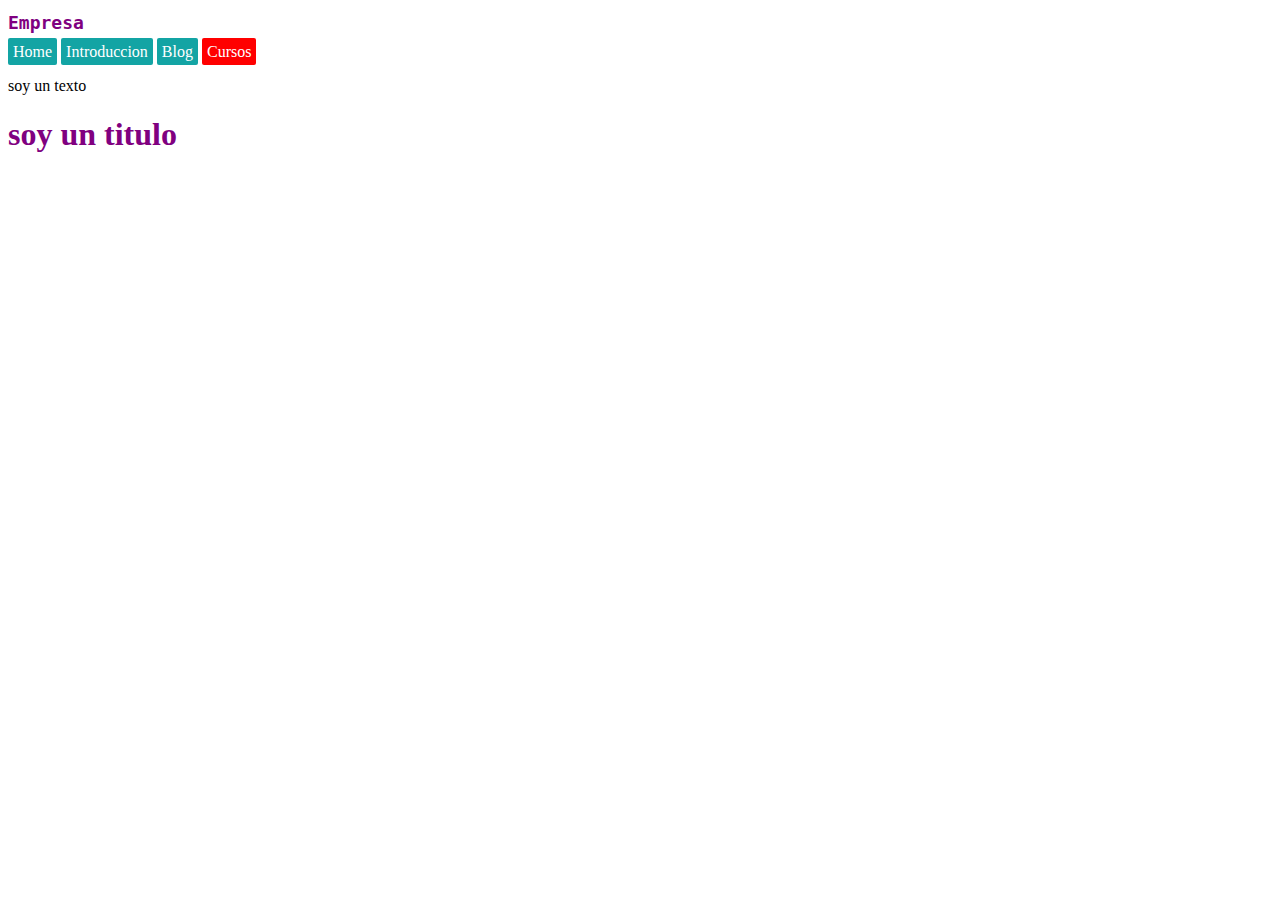
<file: index.html>
<!DOCTYPE html>
<html lang="es">
<head>
    <meta charset="UTF-8">
    <meta name="description" content="mi primera pagian super profesional"> 
    <!--nos sirve para que muestre una descripcion en el buscador -->
    <meta name="robots" content="index,follow">
    <!--Este meta ayudara a que los robots de busqueda
     y posicionamiento en buscadores puedan encontrar nuestra pagina-->
    <meta name="viewport" content="width=device-width, initial-scale=1.0">
    <!--, sirve para definir qué área de pantalla está disponible al renderizar un documento, 
        cuál es nivel de escalado que puede realizar el usuario,
         así como si el navegador debe mostrarla con algún zoom inicial.-->
    <title>Document</title>
    <link rel="stylesheet" href="style.css">
</head>
<!--estructura semantica -->
<body>
    <header class="page-header">
        <h1 id="page-title" class="title">Empresa</h1>
        <nav>
            <ul id="main-nav" class="nav">
               
                <li > <a href="#">Home</a></li>
                <li ><a href="#">Introduccion</a></li>
                <li ><a href="#">Blog</a></li>
                <li ><a href="#" class="blog" >Cursos</a></li>
            </ul>
        </nav>
    </header>

<!-- <main>
<section>
    <article>
        <h1><strong>lista de compras</strong></h1>
        <ul>
            <li class="frutas">frutas</li>
            <ol>
                <a href="https://google.com"><li id="frutas">manzana</li></a>
                <a href="https://google.com"><li id="frutas">durazno</li></a>

            
            </ol>
        </ul>

        <ul>
            <li class="carnes">Carnes</li>
            <ol>
                <a href="https://google.com"><li >pollo </li></a>
                <a href="https://google.com"><li>Pescado</li></a>

            
            </ol>
        </ul>
        <ul>
            <li class="verd">Verduras</li>
            <ol>
                <a href="https://google.com"><li >Lechuga</li></a>
     
                <a href="https://google.com"><li>Zanahoria</li></a>

            
            </ol>
        </ul>


    </article>
</section>
</main> -->

<footer>

</footer>
<p>soy un texto </p>
<h1>soy un titulo </h1>

</body>
</html>
</file>
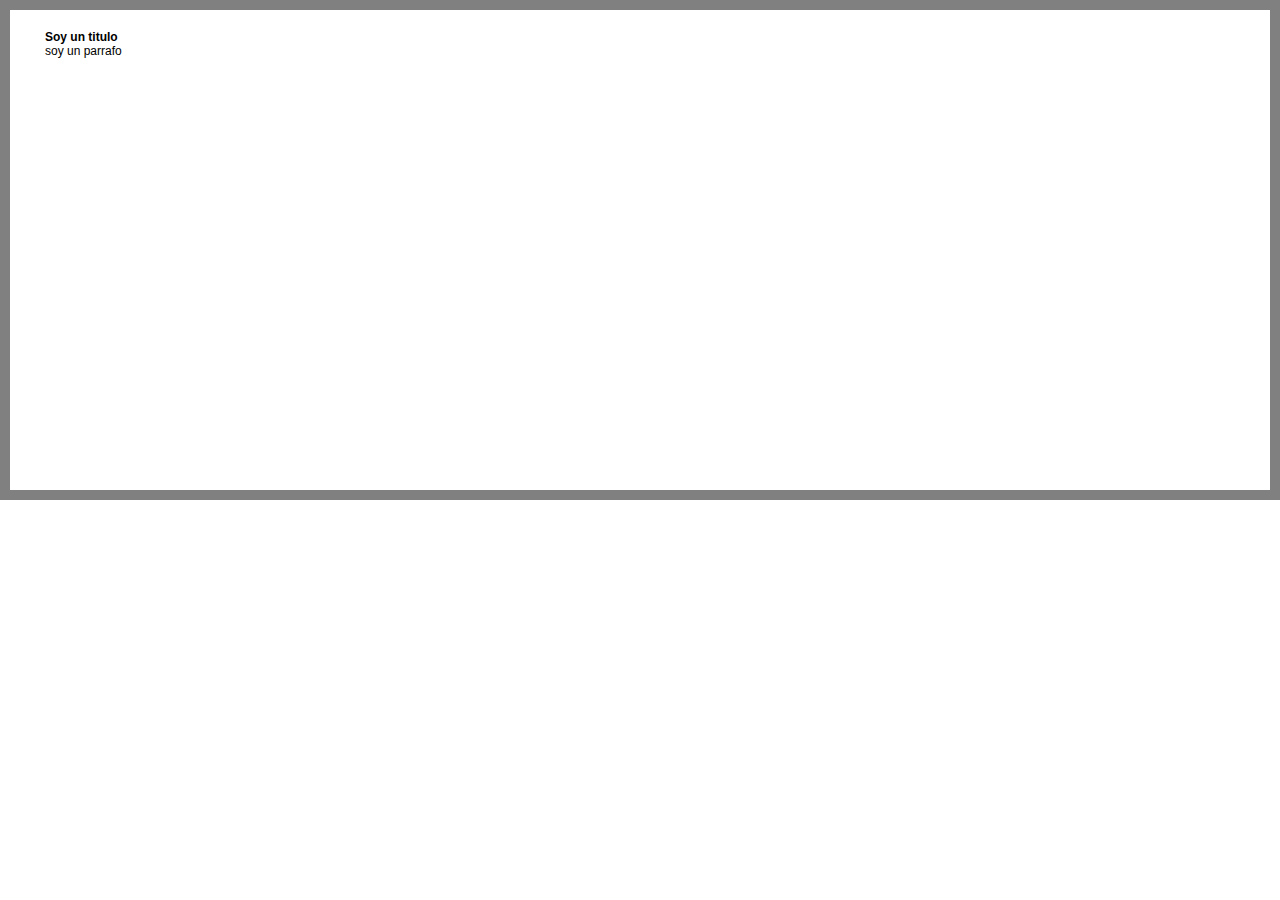
<file: caja.html>
<!DOCTYPE html>
<html lang="en">
<head>
    <meta charset="UTF-8">
    <meta http-equiv="X-UA-Compatible" content="IE=edge">
    <meta name="viewport" content="width=device-width, initial-scale=1.0">
    <title>Modelo de caja</title>
    <link rel="stylesheet" href="estilos_caja.css">
</head>
<body>
    <main>
        <section>
            <h1>Soy un titulo </h1>
            <div>
                <p>soy un parrafo</p>
            </div>
        </section>
    </main>
</body>
</html>
</file>
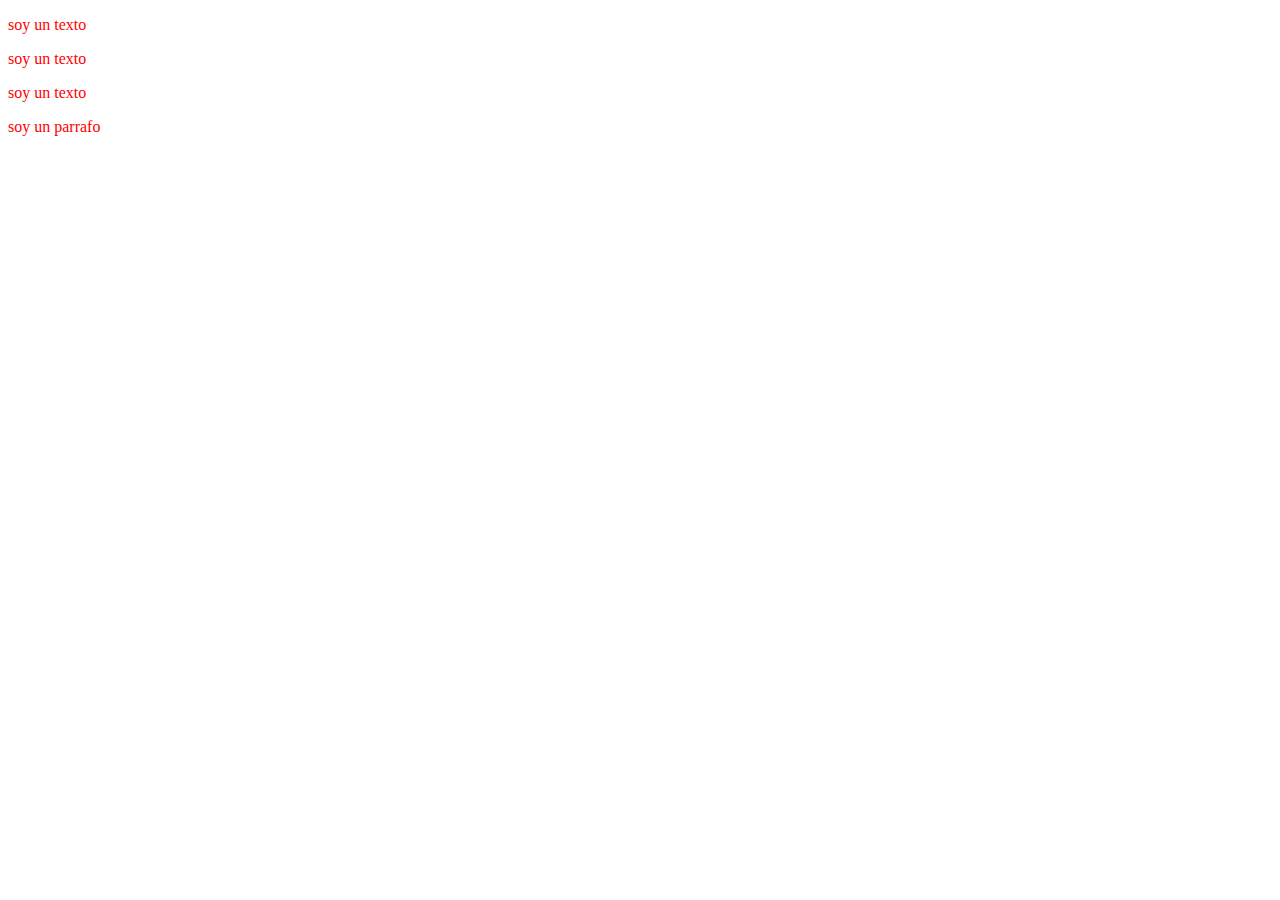
<file: combinadores.html>
<!DOCTYPE html>
<html lang="en">
<head>
    <meta charset="UTF-8">
    <meta http-equiv="X-UA-Compatible" content="IE=edge">
    <meta name="viewport" content="width=device-width, initial-scale=1.0">
    <title>Document</title>
    <link rel="stylesheet" href="combiandores.css">
</head>
<body>
    <!-- <div>
        <h2>soy un h2</h2>
        <p>soy un parrafo</p>
        <h2>soy un h2</h2>
        <h3>soy un h3</h3>
        <p>soy un P</p>
        <h2>soy un 2</h2>
        <p>soy un p</p>
   </div> -->
    
<div>
    <article>
        <p>soy un texto </p>
    </article>
    <article>
        <p>soy un texto </p>
    </article>
    <section>
        <div>
            <p>soy un texto</p>
         </div>
    </section>
    <p>soy un parrafo </p>
</div>


</body>
</html>
</file>
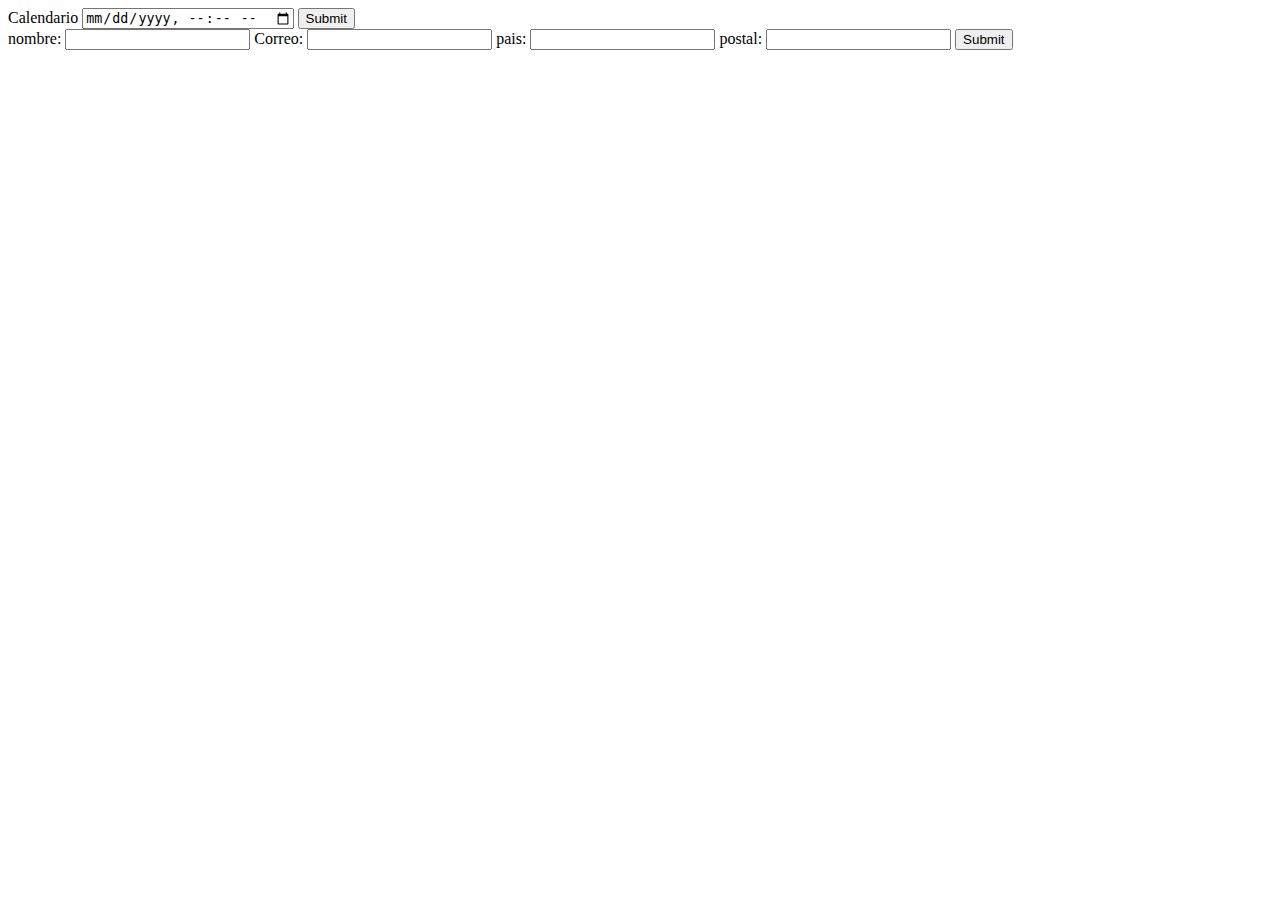
<file: formulario.html>
<!DOCTYPE html>
<html lang="en">
<head>
    <meta charset="UTF-8">
    <meta name="viewport" content="width=device-width, initial-scale=1.0">
    <title>formulario</title>
</head>
<body>
    <!-- 
    <form action="">
        <label for="nombre">
            <span>Cual es tu nombre: </span>
            <input type="text" id="nombre">
        </label>


        <label for="inicio">
            <span>Que dia comenzaste en platzi: </span>
            <input type="date" id="inicio">
        </label>

        
        <label for="horario">
            <span>Que horario estudias: </span>
            <input type="time" id="horario">
        </label><br>

    </form>
    <form action="">
         
        <label for="hora">
            <span>Hora: </span>
            <input type="time" id="hora" name="hora">
        </label>

        <label for="dia">
            <span>Dia: </span>
            <input type="date" id="dia" name="dia">
        </label>

        <label for="Semana">
            <span>Semana: </span>
            <input type="week" id="Semana" name="Semana">
        </label>


        
        <label for="mes">
            <span>mes: </span>
            <input type="month" id="mes" name="mes">
        </label>
   
<input type="submit">
</form> -->
<form action="">
    <label for="calendario">
        <span>Calendario</span>
        <input type="datetime-local" id="calendario" name="calendario">
    </label>
    <input type="submit">
    <main>

        <form action="">
            <label for="nombre:"></label>
            <span>nombre:</span>
            <input type="text" name="nombre" id="nombre" autocomplete="name" required >

            <label for="correo:"></label>
            <span>Correo:</span>
            <input type="email" name="correo" id="correo" autocomplete="email" required >

            <label for="pais:"></label>
            <span>pais:</span>
            <input type="text" name="pais" id="pais" autocomplete="country" required>

            <label for="postal:"></label>
            <span>postal:</span> 
            <input type="text" name="postal" id="postal" autocomplete="postal-code" required>
        </form>
        <input type="submit">
    </main>
</form>
</body>
</html>
</file>
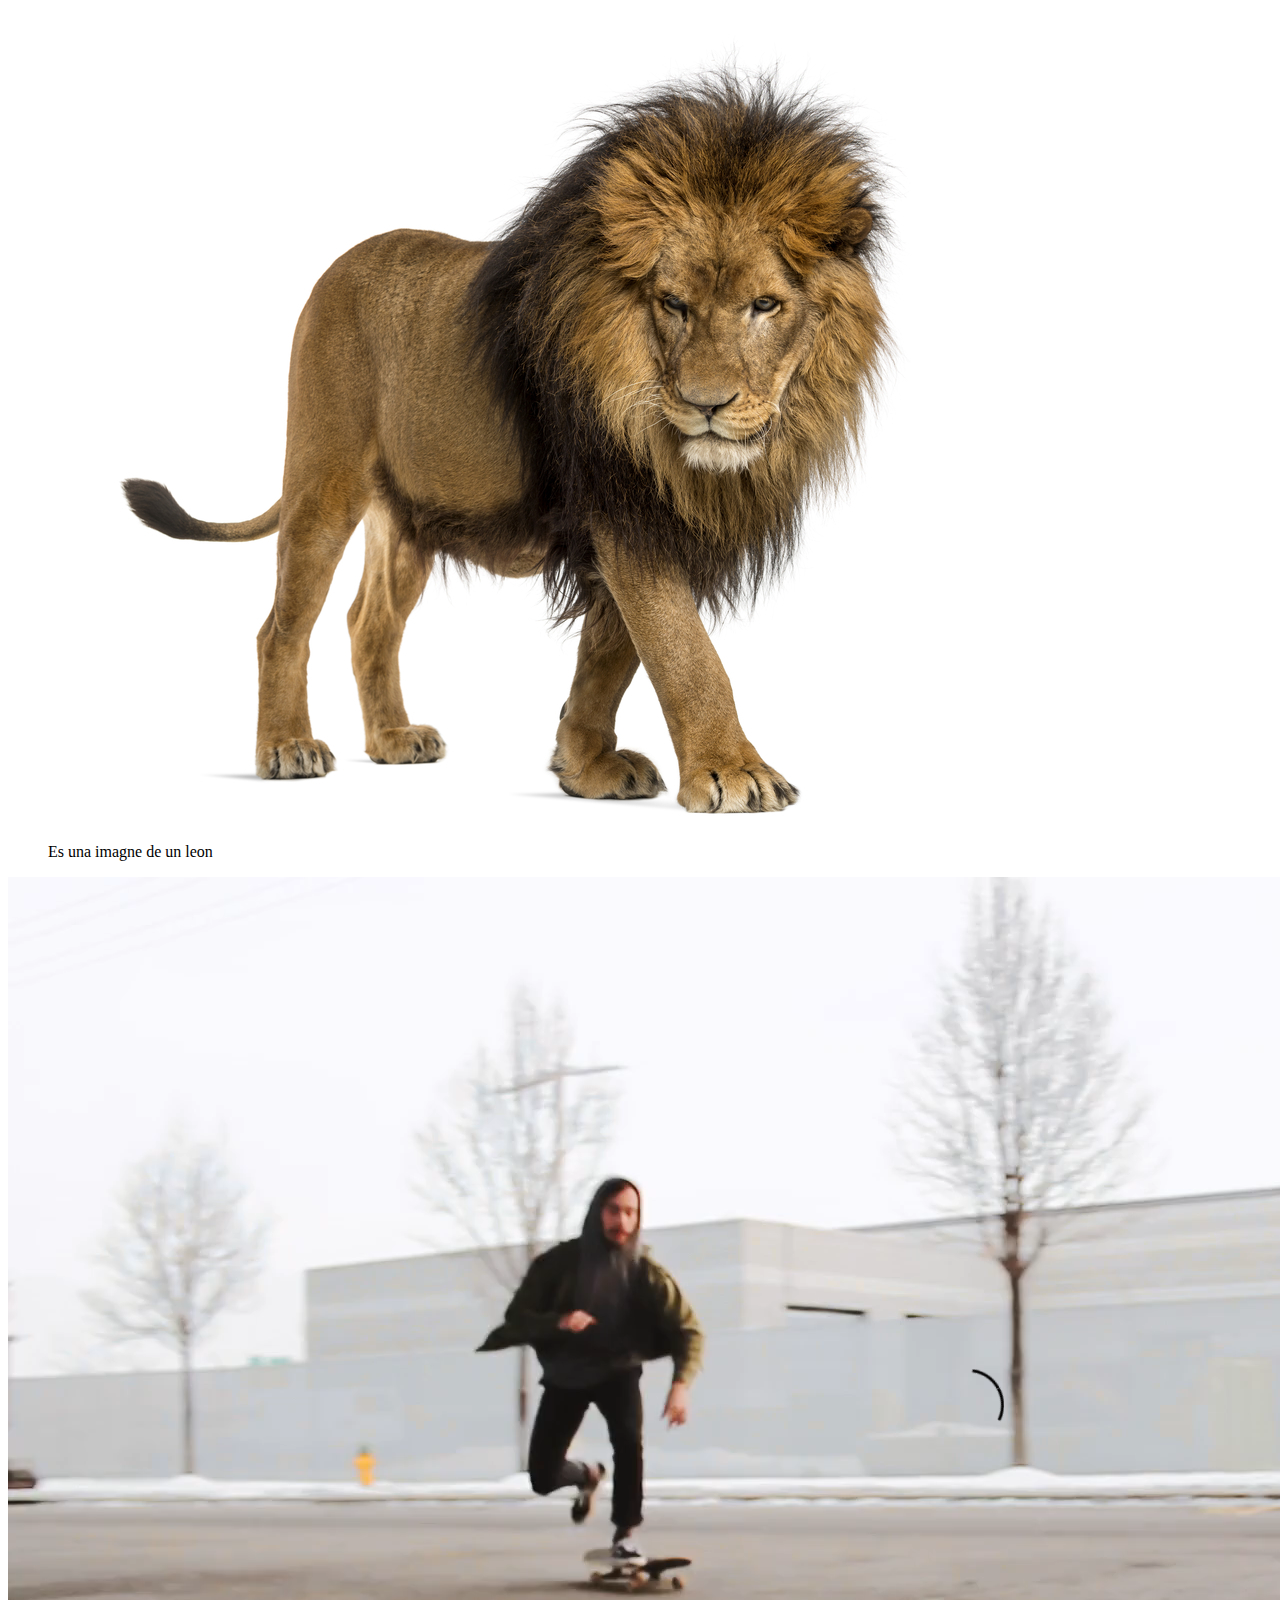
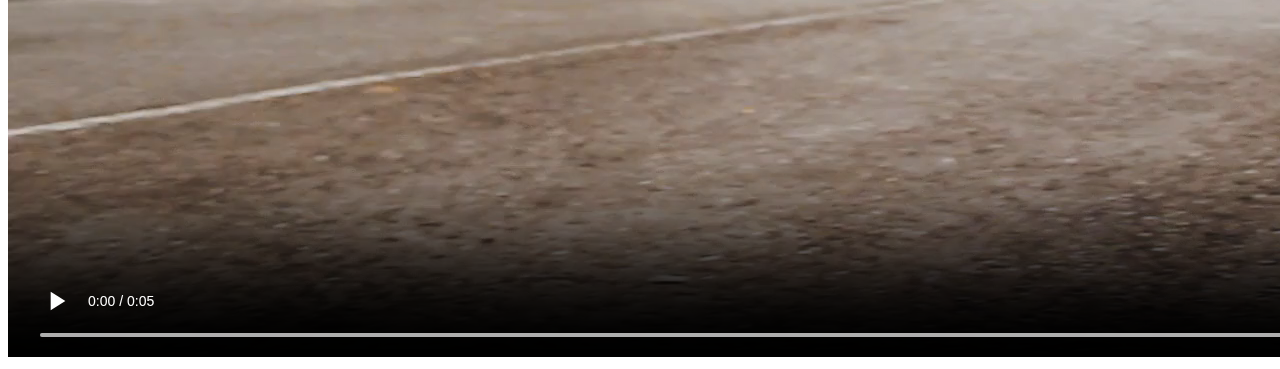
<file: imagenes.html>
<!DOCTYPE html>
<html lang="en">
<head>
    <meta charset="UTF-8">
    <meta name="viewport" content="width=device-width, initial-scale=1.0">
    <title>Document</title>
</head>
<body>
    <main>
        <section>
            <figure><!--forma correcta de insertar una imagen-->
                <img src="leon.jpg" alt="leon">
                <figcaption>Es una imagne de un leon </figcaption>
            </figure>
<!--determinando el tiempo de inicio y el fin del video 
    controls: agregando control al video 
    preload:reproduccion automatica del video 
source formato del video el navegador entiende la extension del video -->
            <video  controls preload="auto">
                <source src="Video65.mp4#t=3,5">
                    <source src="Video65.mv4#t=3,5">
            </video>
        </section>
    </main>
</body>
</html>
</file>
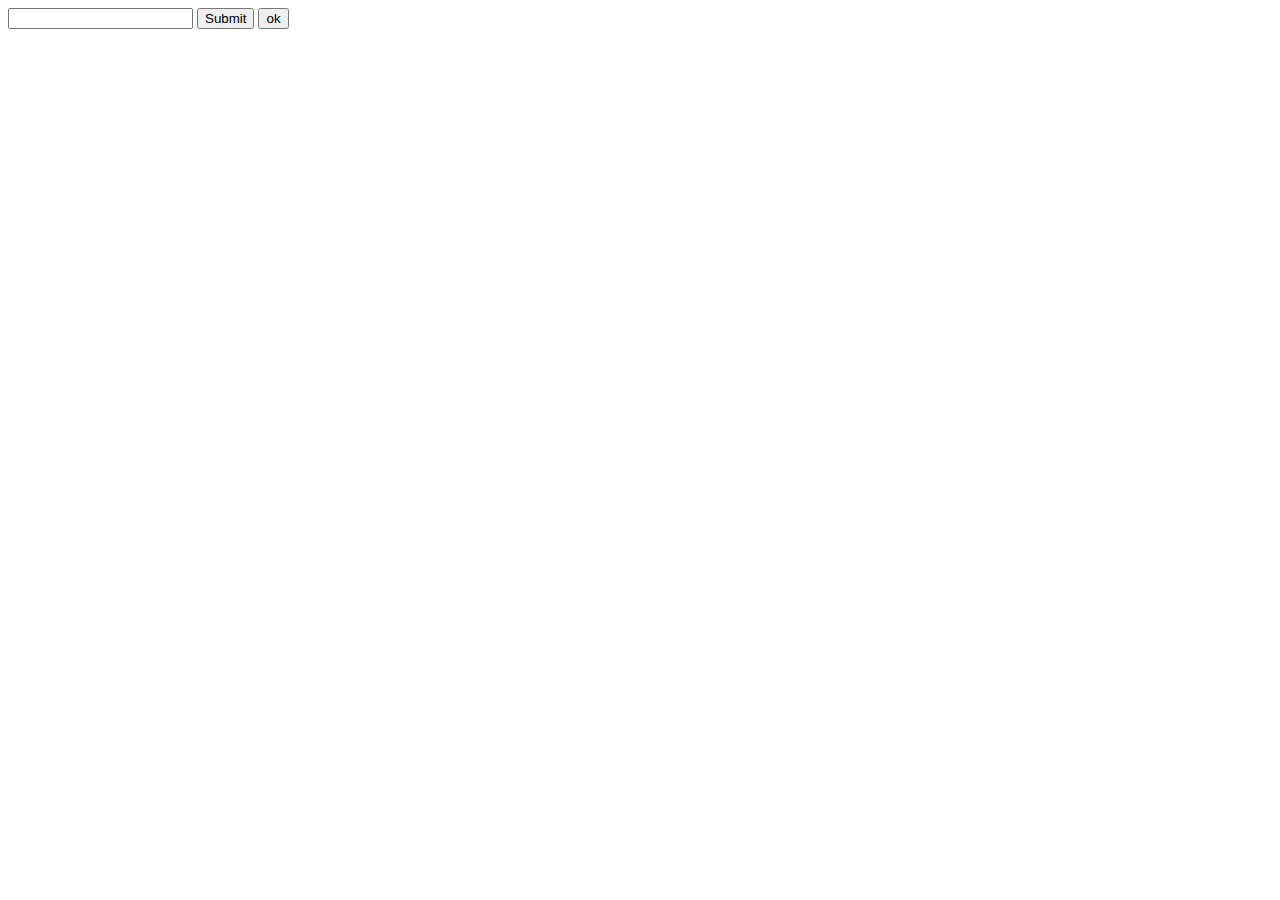
<file: select.html>
<!DOCTYPE html>
<html lang="en">
<head>
    <meta charset="UTF-8">
    <meta name="viewport" content="width=device-width, initial-scale=1.0">
    <title>Document</title>
</head>
<body>
    <main>
<!-- 
        <select name="cursos" id="">

            <option value="">JAVA SCRIPT </option>
            <option value="">HTML5</option>
            <option value="CSS">CSS</option>
        </select> -->
        <!--forma ideal de hacer un select -->
        <input list="curso">
        <datalist id="curso">
            <option value="Java"></option>
            <option value="html5"></option>
            <option value="Css3"></option>
            <option value="web standar"></option>

        </datalist>

        <input type="submit">
        <button>ok</button>

    </main>

</body>
</html>
</file>
<file: style.css>
/* .main-nav{
margin-top: 10px;
list-style: none;
padding-left: 0;
background-color:#13a4a4 ;

}
.main-nav__item{
display: inline-block;

}

.main-nav__item a {
color:white;
padding:5px; 
border-radius: 2px ;
text-decoration: none;

}
/*seudo clases y seudo elementos */
.main-nav__item a:hover {
    color: blue;
}
.main-nav__item a:active {
    color: red;
}
.main-nav__item a::after {
content:"  | ";

} */

*{
    box-sizing: border-box;
    margin: 0;
padding: 0;}

h1{
    color: purple;

    font-family: serif;
    margin-bottom:10px ;
}


.title{
    font-size: 18px;
    font-family: monospace;
}

.nav{
margin-top: 10px;
list-style-type: none;
padding-left: 0;


}
.nav li{
    display: inline-block;
}

.nav a{
    color: white;
    background-color: #13a4a4;
    padding: 5px;
    border-radius: 2px;
    text-decoration: none;
}

/* #main-nav .blog {

    background-color: red !important;
} 
esforzar para que un estilo se aplique 
*/

.nav .blog {

    background-color: red ;
}
</file>
<file: estilos_caja.css>
*{
    box-sizing: border-box;
    padding: 0;
    margin: 0;
}


main{
width: 100%;
height: 500px;
border: 10px solid #808080;
padding: 20px 35px;

}

html{

    font-size: 75%;
    font-family: Verdana, Geneva, Tahoma, sans-serif;
}
h1{
    font-size: inherit;
}
</file>
<file: combiandores.css>
/* hermano adyacente o cercano 
se toma todas las etiquetas p que esten cerca de un h2  */
/* h2 + p{

    color: red;
} */


/* combinador hermano general  
se modifica todas las etiquetas p que tengan un hermano general h2*/
/* 
h2 ~ p{
color: red;

} */

/* 
combinador chail  la etiqueta parrafo que se hija directa del div */

/* div > p {
    color: red;
} */

/* desndiente  todas las etiquetas p que esten dentro de un div */
div p{

    color: red;
}
</file>
